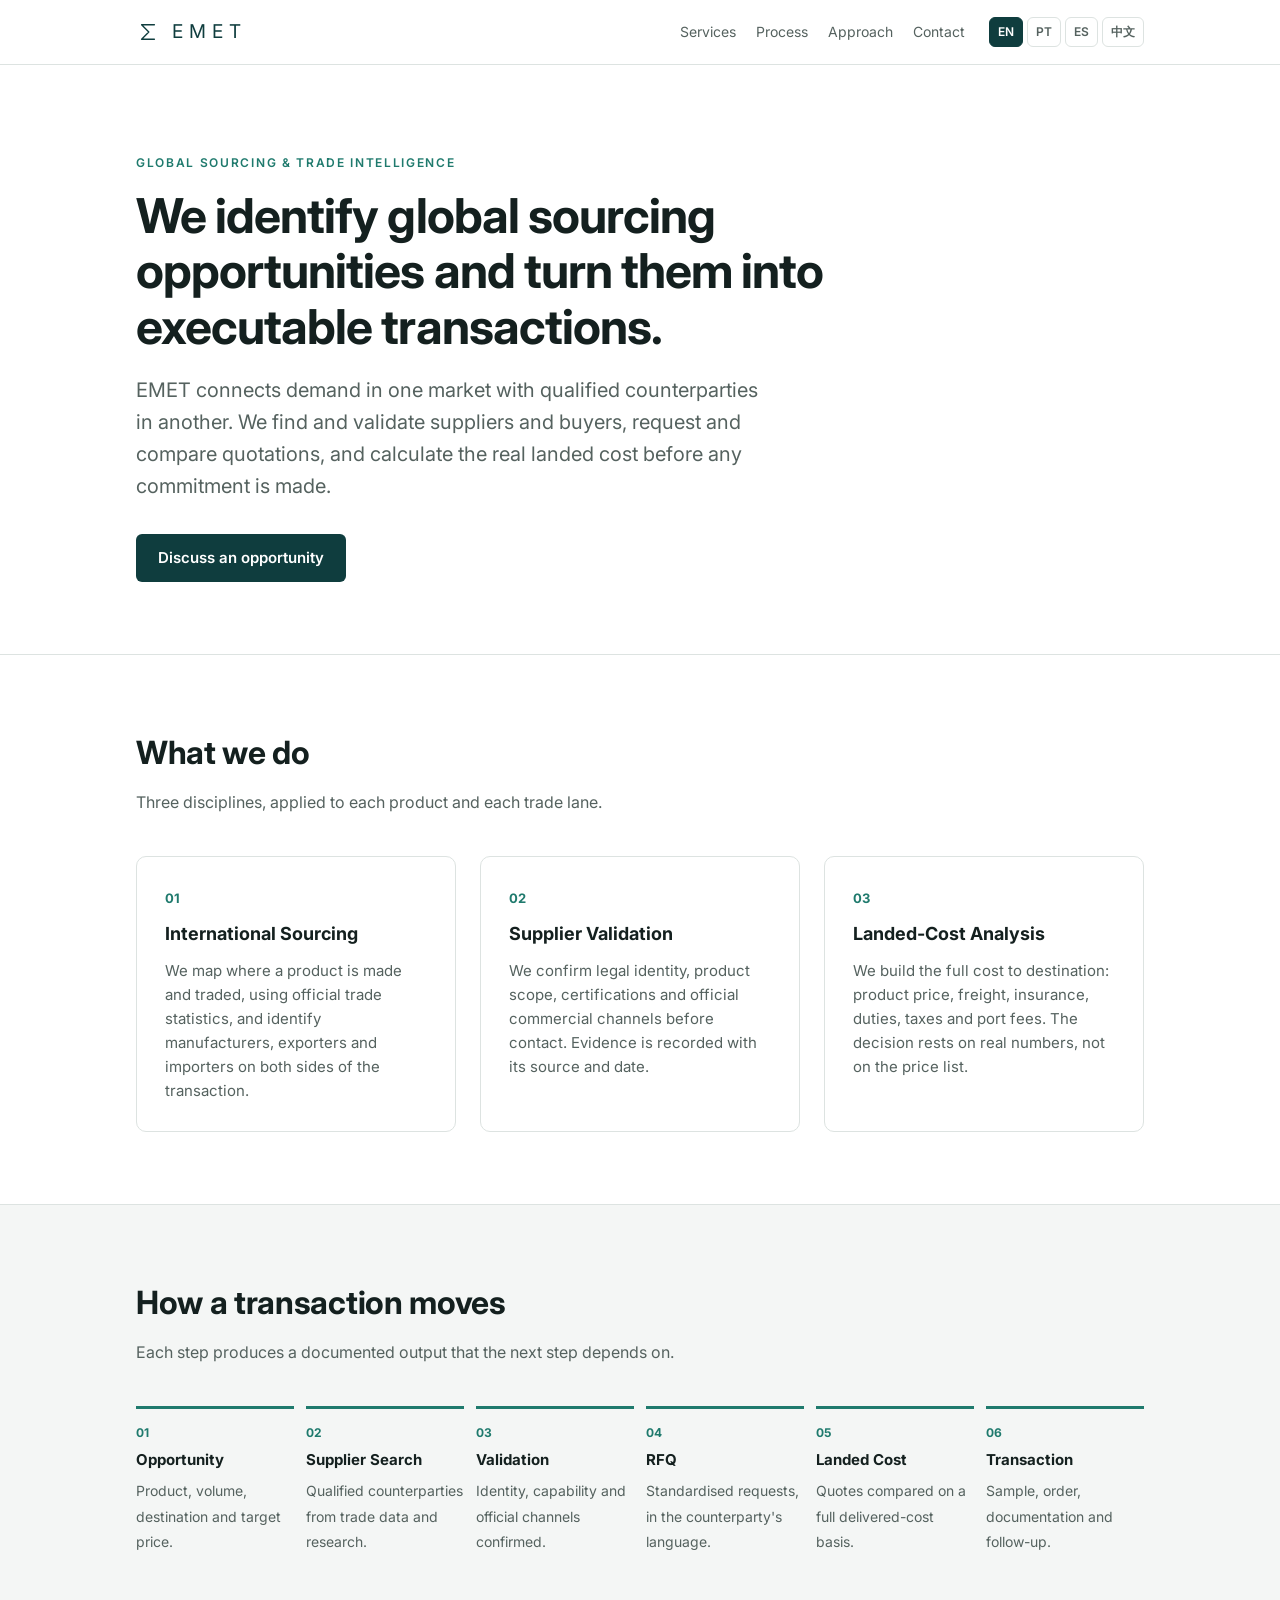
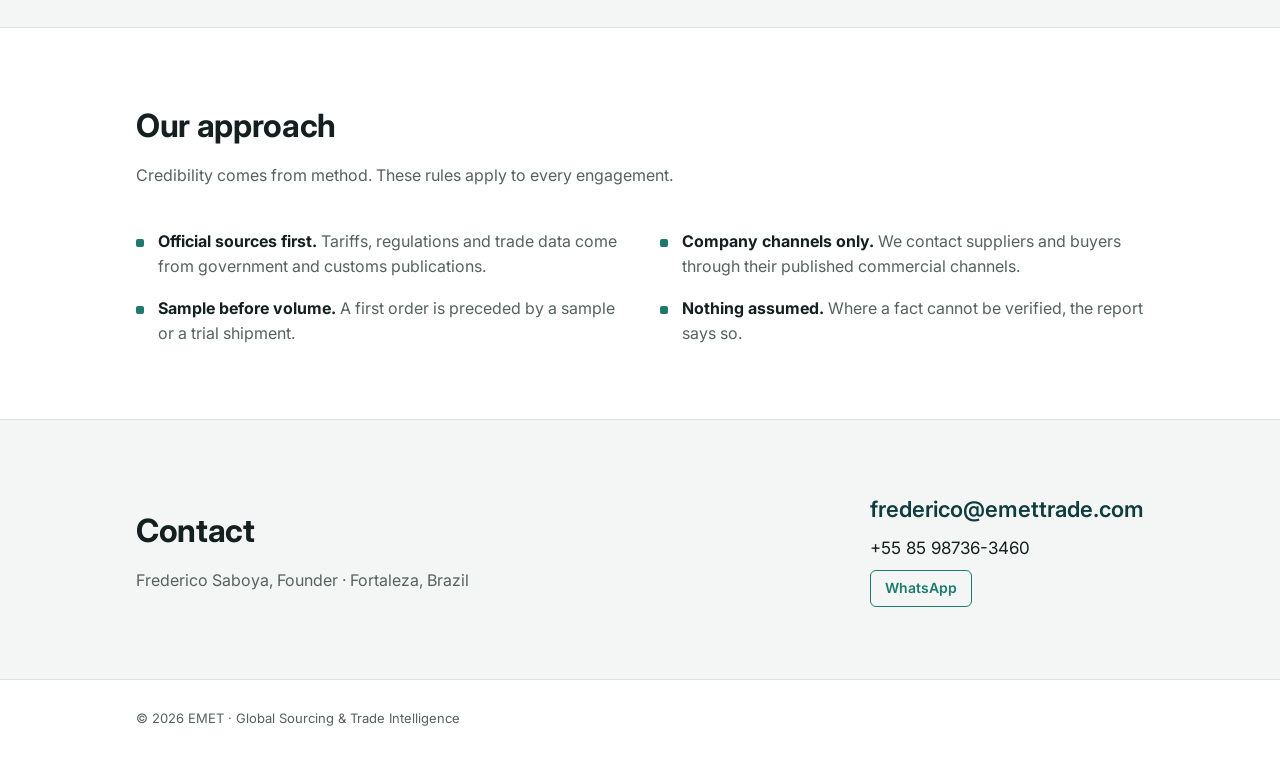
<file: index.html>
<!doctype html>
<html lang="en">
<head>
<meta charset="utf-8">
<meta name="viewport" content="width=device-width, initial-scale=1">
<title>EMET — Global Sourcing &amp; Trade Intelligence</title>
<meta name="description" content="EMET identifies global sourcing opportunities and turns them into executable transactions: international sourcing, supplier validation and landed-cost analysis.">
<link rel="canonical" href="https://emettrade.com/">
<link rel="alternate" hreflang="en" href="https://emettrade.com/">
<link rel="alternate" hreflang="pt-BR" href="https://emettrade.com/pt/">
<link rel="alternate" hreflang="es" href="https://emettrade.com/es/">
<link rel="alternate" hreflang="zh-Hans" href="https://emettrade.com/zh/">
<link rel="alternate" hreflang="x-default" href="https://emettrade.com/">
<link rel="preconnect" href="https://fonts.googleapis.com">
<link rel="preconnect" href="https://fonts.gstatic.com" crossorigin>
<link href="https://fonts.googleapis.com/css2?family=Inter:wght@400;500;600;700&display=swap" rel="stylesheet">
<link rel="icon" type="image/svg+xml" href="assets/favicon.svg">
<link rel="apple-touch-icon" href="assets/emet-avatar-1024.png">
<meta property="og:image" content="https://emettrade.com/assets/emet-avatar-1024.png">
<link rel="stylesheet" href="style.css">
</head>
<body>
<header><div class="wrap">
 <a class="logo" href="" aria-label="EMET"><svg viewBox="0 0 60 64" aria-hidden="true"><path d="M46 14 H14 L32 32 L14 50 H46" fill="none" stroke="currentColor" stroke-width="3.4" stroke-linejoin="round" stroke-linecap="round"/></svg><span>EMET</span></a>
 <div class="right">
  <nav><a href="#services">Services</a><a href="#process">Process</a><a href="#approach">Approach</a><a href="#contact">Contact</a></nav>
  <div class="lang" aria-label="Language"><a href="" hreflang="en" lang="en" aria-current="true">EN</a><a href="pt/" hreflang="pt-BR" lang="pt-BR" aria-current="false">PT</a><a href="es/" hreflang="es" lang="es" aria-current="false">ES</a><a href="zh/" hreflang="zh-Hans" lang="zh-Hans" aria-current="false">中文</a></div>
 </div>
</div></header>

<main>
<div class="hero"><div class="wrap">
 <p class="eyebrow">Global Sourcing &amp; Trade Intelligence</p>
 <h1>We identify global sourcing opportunities and turn them into executable transactions.</h1>
 <p class="lead">EMET connects demand in one market with qualified counterparties in another. We find and validate suppliers and buyers, request and compare quotations, and calculate the real landed cost before any commitment is made.</p>
 <a class="btn" href="#contact">Discuss an opportunity</a>
</div></div>

<section id="services"><div class="wrap">
 <h2>What we do</h2>
 <p class="sub">Three disciplines, applied to each product and each trade lane.</p>
 <div class="grid">
  <div class="card"><span class="num">01</span><h3>International Sourcing</h3><p>We map where a product is made and traded, using official trade statistics, and identify manufacturers, exporters and importers on both sides of the transaction.</p></div>
  <div class="card"><span class="num">02</span><h3>Supplier Validation</h3><p>We confirm legal identity, product scope, certifications and official commercial channels before contact. Evidence is recorded with its source and date.</p></div>
  <div class="card"><span class="num">03</span><h3>Landed-Cost Analysis</h3><p>We build the full cost to destination: product price, freight, insurance, duties, taxes and port fees. The decision rests on real numbers, not on the price list.</p></div>
 </div>
</div></section>

<section id="process" class="alt"><div class="wrap">
 <h2>How a transaction moves</h2>
 <p class="sub">Each step produces a documented output that the next step depends on.</p>
 <ol class="steps">
  <li><b>Opportunity</b><span>Product, volume, destination and target price.</span></li>
  <li><b>Supplier Search</b><span>Qualified counterparties from trade data and research.</span></li>
  <li><b>Validation</b><span>Identity, capability and official channels confirmed.</span></li>
  <li><b>RFQ</b><span>Standardised requests, in the counterparty's language.</span></li>
  <li><b>Landed Cost</b><span>Quotes compared on a full delivered-cost basis.</span></li>
  <li><b>Transaction</b><span>Sample, order, documentation and follow-up.</span></li>
 </ol>
</div></section>

<section id="approach"><div class="wrap">
 <h2>Our approach</h2>
 <p class="sub">Credibility comes from method. These rules apply to every engagement.</p>
 <ul class="principles">
  <li><strong>Official sources first.</strong> Tariffs, regulations and trade data come from government and customs publications.</li>
  <li><strong>Company channels only.</strong> We contact suppliers and buyers through their published commercial channels.</li>
  <li><strong>Sample before volume.</strong> A first order is preceded by a sample or a trial shipment.</li>
  <li><strong>Nothing assumed.</strong> Where a fact cannot be verified, the report says so.</li>
 </ul>
</div></section>

<section id="contact" class="alt"><div class="wrap contact">
 <div>
  <h2>Contact</h2>
  <p>Frederico Saboya, Founder · Fortaleza, Brazil</p>
 </div>
 <div class="channels">
  <a class="mail" href="mailto:frederico@emettrade.com">frederico@emettrade.com</a>
  <a class="phone" href="tel:+5585987363460">+55 85 98736-3460</a>
  <a class="wa" href="https://wa.me/5585987363460" target="_blank" rel="noopener">WhatsApp</a>
 </div>
</div></section>
</main>

<footer><div class="wrap">© 2026 EMET · Global Sourcing &amp; Trade Intelligence</div></footer>
</body>
</html>
</file>
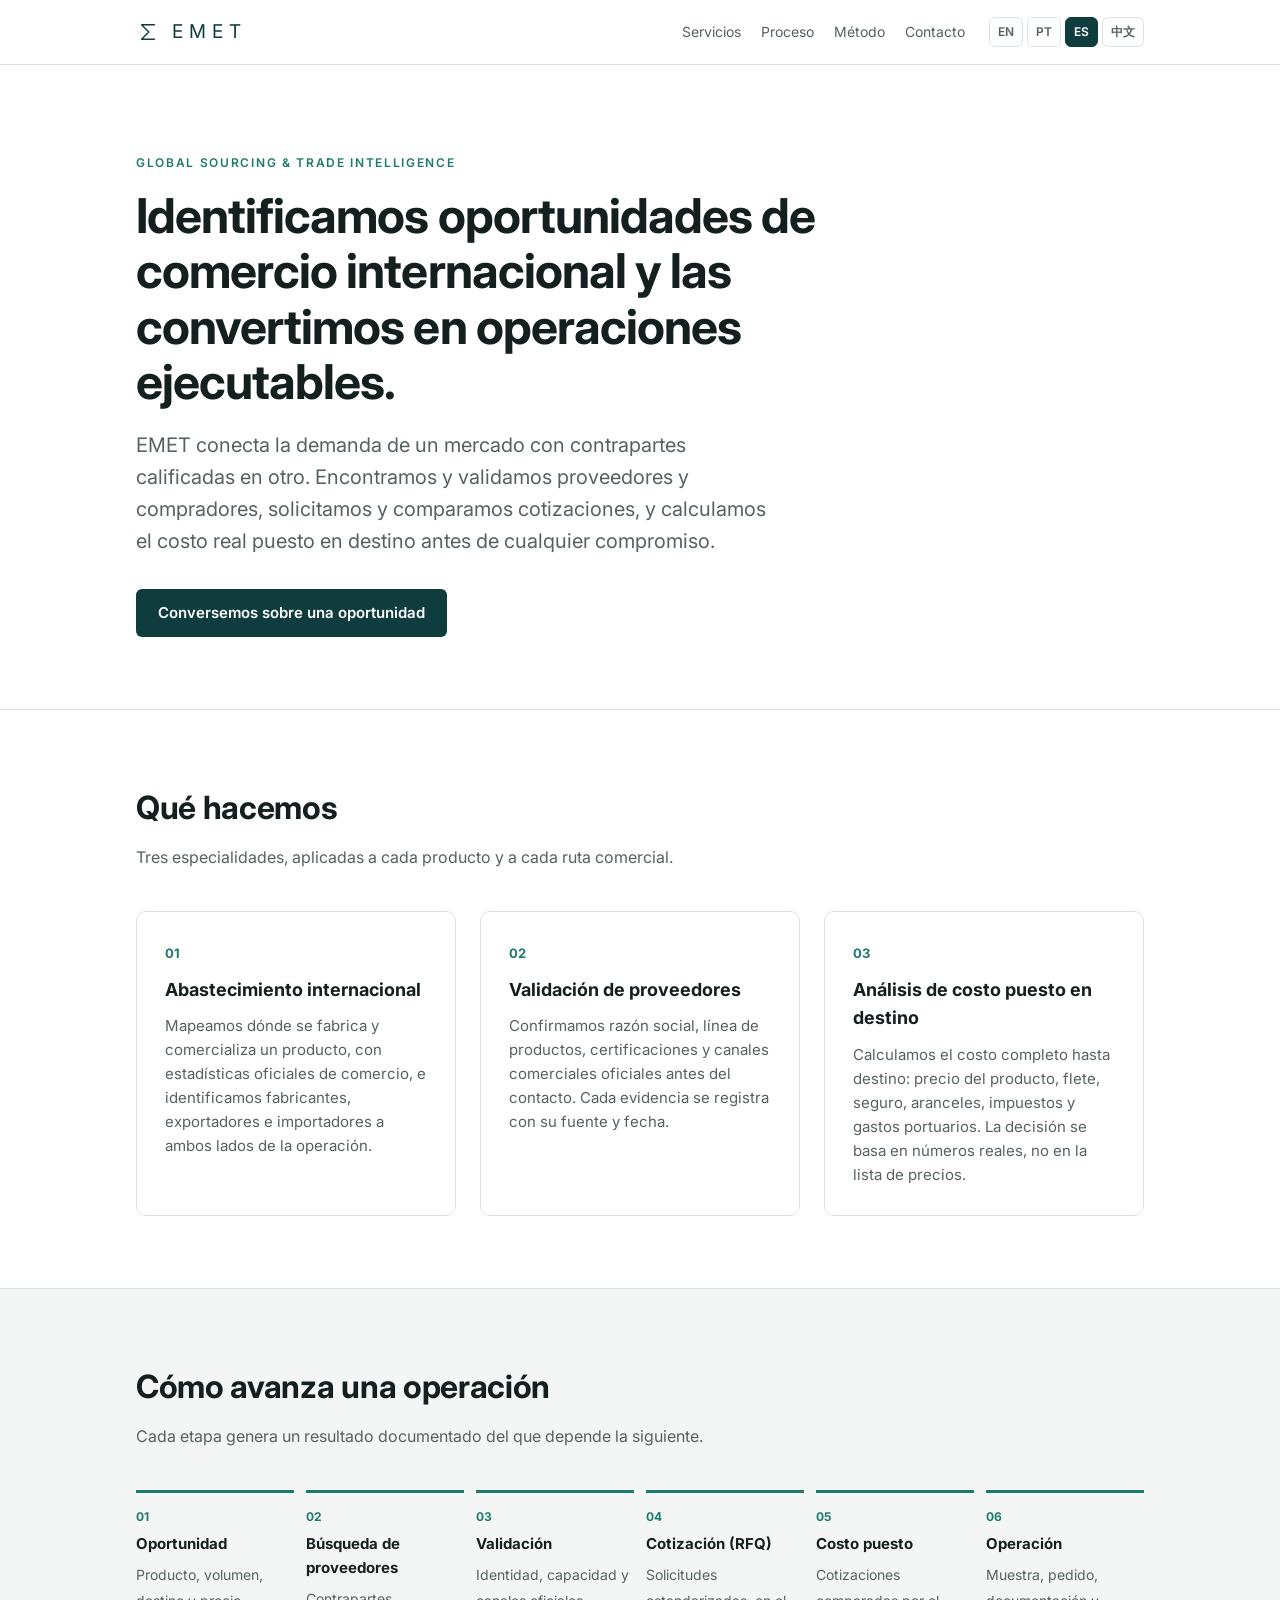
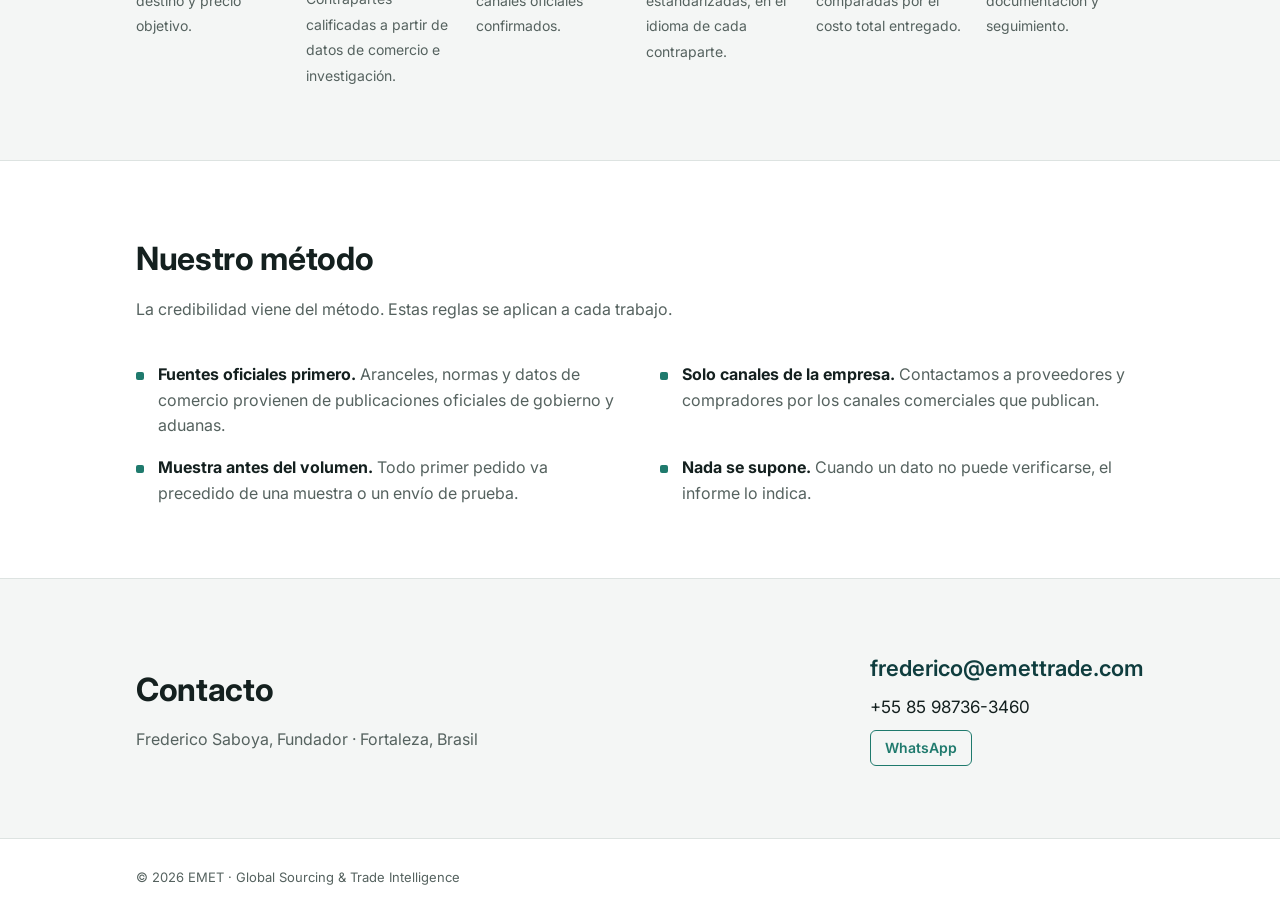
<file: es/index.html>
<!doctype html>
<html lang="es">
<head>
<meta charset="utf-8">
<meta name="viewport" content="width=device-width, initial-scale=1">
<title>EMET — Abastecimiento Global e Inteligencia Comercial</title>
<meta name="description" content="EMET identifica oportunidades de comercio internacional y las convierte en operaciones ejecutables: abastecimiento internacional, validación de proveedores y análisis de costo puesto en destino.">
<link rel="canonical" href="https://emettrade.com/es/">
<link rel="alternate" hreflang="en" href="https://emettrade.com/">
<link rel="alternate" hreflang="pt-BR" href="https://emettrade.com/pt/">
<link rel="alternate" hreflang="es" href="https://emettrade.com/es/">
<link rel="alternate" hreflang="zh-Hans" href="https://emettrade.com/zh/">
<link rel="alternate" hreflang="x-default" href="https://emettrade.com/">
<link rel="preconnect" href="https://fonts.googleapis.com">
<link rel="preconnect" href="https://fonts.gstatic.com" crossorigin>
<link href="https://fonts.googleapis.com/css2?family=Inter:wght@400;500;600;700&display=swap" rel="stylesheet">
<link rel="icon" type="image/svg+xml" href="../assets/favicon.svg">
<link rel="apple-touch-icon" href="../assets/emet-avatar-1024.png">
<meta property="og:image" content="https://emettrade.com/assets/emet-avatar-1024.png">
<link rel="stylesheet" href="../style.css">
</head>
<body>
<header><div class="wrap">
 <a class="logo" href="../es/" aria-label="EMET"><svg viewBox="0 0 60 64" aria-hidden="true"><path d="M46 14 H14 L32 32 L14 50 H46" fill="none" stroke="currentColor" stroke-width="3.4" stroke-linejoin="round" stroke-linecap="round"/></svg><span>EMET</span></a>
 <div class="right">
  <nav><a href="#services">Servicios</a><a href="#process">Proceso</a><a href="#approach">Método</a><a href="#contact">Contacto</a></nav>
  <div class="lang" aria-label="Idioma"><a href="../" hreflang="en" lang="en" aria-current="false">EN</a><a href="../pt/" hreflang="pt-BR" lang="pt-BR" aria-current="false">PT</a><a href="../es/" hreflang="es" lang="es" aria-current="true">ES</a><a href="../zh/" hreflang="zh-Hans" lang="zh-Hans" aria-current="false">中文</a></div>
 </div>
</div></header>

<main>
<div class="hero"><div class="wrap">
 <p class="eyebrow">Global Sourcing &amp; Trade Intelligence</p>
 <h1>Identificamos oportunidades de comercio internacional y las convertimos en operaciones ejecutables.</h1>
 <p class="lead">EMET conecta la demanda de un mercado con contrapartes calificadas en otro. Encontramos y validamos proveedores y compradores, solicitamos y comparamos cotizaciones, y calculamos el costo real puesto en destino antes de cualquier compromiso.</p>
 <a class="btn" href="#contact">Conversemos sobre una oportunidad</a>
</div></div>

<section id="services"><div class="wrap">
 <h2>Qué hacemos</h2>
 <p class="sub">Tres especialidades, aplicadas a cada producto y a cada ruta comercial.</p>
 <div class="grid">
  <div class="card"><span class="num">01</span><h3>Abastecimiento internacional</h3><p>Mapeamos dónde se fabrica y comercializa un producto, con estadísticas oficiales de comercio, e identificamos fabricantes, exportadores e importadores a ambos lados de la operación.</p></div>
  <div class="card"><span class="num">02</span><h3>Validación de proveedores</h3><p>Confirmamos razón social, línea de productos, certificaciones y canales comerciales oficiales antes del contacto. Cada evidencia se registra con su fuente y fecha.</p></div>
  <div class="card"><span class="num">03</span><h3>Análisis de costo puesto en destino</h3><p>Calculamos el costo completo hasta destino: precio del producto, flete, seguro, aranceles, impuestos y gastos portuarios. La decisión se basa en números reales, no en la lista de precios.</p></div>
 </div>
</div></section>

<section id="process" class="alt"><div class="wrap">
 <h2>Cómo avanza una operación</h2>
 <p class="sub">Cada etapa genera un resultado documentado del que depende la siguiente.</p>
 <ol class="steps">
  <li><b>Oportunidad</b><span>Producto, volumen, destino y precio objetivo.</span></li>
  <li><b>Búsqueda de proveedores</b><span>Contrapartes calificadas a partir de datos de comercio e investigación.</span></li>
  <li><b>Validación</b><span>Identidad, capacidad y canales oficiales confirmados.</span></li>
  <li><b>Cotización (RFQ)</b><span>Solicitudes estandarizadas, en el idioma de cada contraparte.</span></li>
  <li><b>Costo puesto</b><span>Cotizaciones comparadas por el costo total entregado.</span></li>
  <li><b>Operación</b><span>Muestra, pedido, documentación y seguimiento.</span></li>
 </ol>
</div></section>

<section id="approach"><div class="wrap">
 <h2>Nuestro método</h2>
 <p class="sub">La credibilidad viene del método. Estas reglas se aplican a cada trabajo.</p>
 <ul class="principles">
  <li><strong>Fuentes oficiales primero.</strong> Aranceles, normas y datos de comercio provienen de publicaciones oficiales de gobierno y aduanas.</li>
  <li><strong>Solo canales de la empresa.</strong> Contactamos a proveedores y compradores por los canales comerciales que publican.</li>
  <li><strong>Muestra antes del volumen.</strong> Todo primer pedido va precedido de una muestra o un envío de prueba.</li>
  <li><strong>Nada se supone.</strong> Cuando un dato no puede verificarse, el informe lo indica.</li>
 </ul>
</div></section>

<section id="contact" class="alt"><div class="wrap contact">
 <div>
  <h2>Contacto</h2>
  <p>Frederico Saboya, Fundador · Fortaleza, Brasil</p>
 </div>
 <div class="channels">
  <a class="mail" href="mailto:frederico@emettrade.com">frederico@emettrade.com</a>
  <a class="phone" href="tel:+5585987363460">+55 85 98736-3460</a>
  <a class="wa" href="https://wa.me/5585987363460" target="_blank" rel="noopener">WhatsApp</a>
 </div>
</div></section>
</main>

<footer><div class="wrap">© 2026 EMET · Global Sourcing &amp; Trade Intelligence</div></footer>
</body>
</html>
</file>
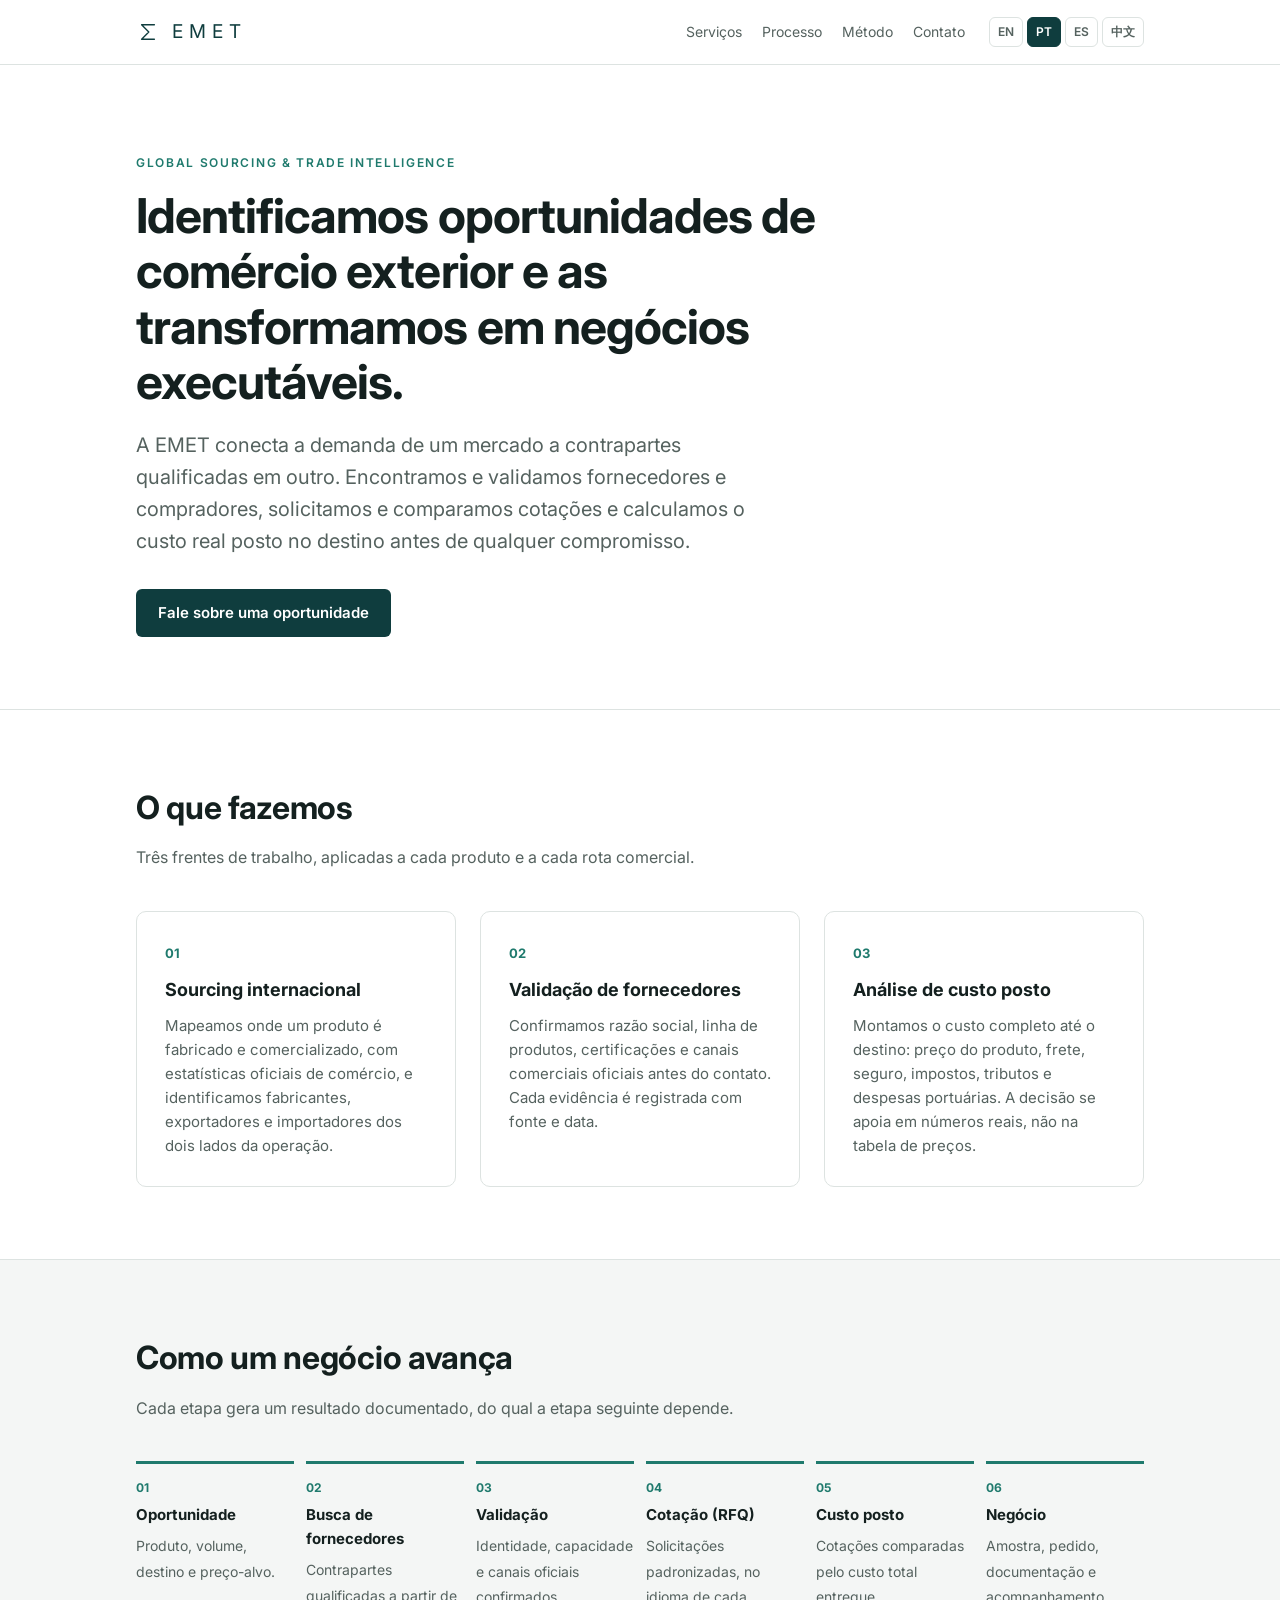
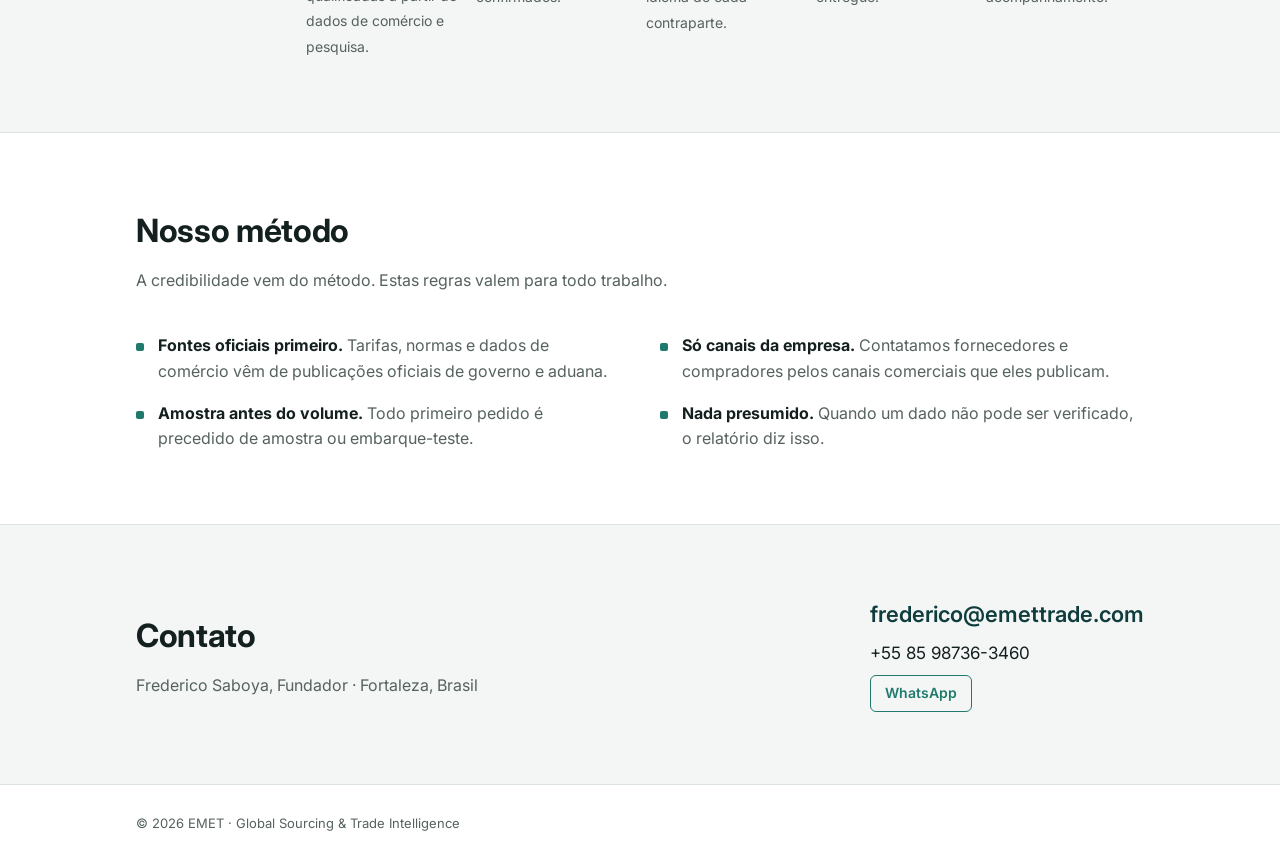
<file: pt/index.html>
<!doctype html>
<html lang="pt-BR">
<head>
<meta charset="utf-8">
<meta name="viewport" content="width=device-width, initial-scale=1">
<title>EMET — Inteligência em Sourcing e Comércio Exterior</title>
<meta name="description" content="A EMET identifica oportunidades de comércio exterior e as transforma em negócios executáveis: sourcing internacional, validação de fornecedores e análise de custo posto.">
<link rel="canonical" href="https://emettrade.com/pt/">
<link rel="alternate" hreflang="en" href="https://emettrade.com/">
<link rel="alternate" hreflang="pt-BR" href="https://emettrade.com/pt/">
<link rel="alternate" hreflang="es" href="https://emettrade.com/es/">
<link rel="alternate" hreflang="zh-Hans" href="https://emettrade.com/zh/">
<link rel="alternate" hreflang="x-default" href="https://emettrade.com/">
<link rel="preconnect" href="https://fonts.googleapis.com">
<link rel="preconnect" href="https://fonts.gstatic.com" crossorigin>
<link href="https://fonts.googleapis.com/css2?family=Inter:wght@400;500;600;700&display=swap" rel="stylesheet">
<link rel="icon" type="image/svg+xml" href="../assets/favicon.svg">
<link rel="apple-touch-icon" href="../assets/emet-avatar-1024.png">
<meta property="og:image" content="https://emettrade.com/assets/emet-avatar-1024.png">
<link rel="stylesheet" href="../style.css">
</head>
<body>
<header><div class="wrap">
 <a class="logo" href="../pt/" aria-label="EMET"><svg viewBox="0 0 60 64" aria-hidden="true"><path d="M46 14 H14 L32 32 L14 50 H46" fill="none" stroke="currentColor" stroke-width="3.4" stroke-linejoin="round" stroke-linecap="round"/></svg><span>EMET</span></a>
 <div class="right">
  <nav><a href="#services">Serviços</a><a href="#process">Processo</a><a href="#approach">Método</a><a href="#contact">Contato</a></nav>
  <div class="lang" aria-label="Idioma"><a href="../" hreflang="en" lang="en" aria-current="false">EN</a><a href="../pt/" hreflang="pt-BR" lang="pt-BR" aria-current="true">PT</a><a href="../es/" hreflang="es" lang="es" aria-current="false">ES</a><a href="../zh/" hreflang="zh-Hans" lang="zh-Hans" aria-current="false">中文</a></div>
 </div>
</div></header>

<main>
<div class="hero"><div class="wrap">
 <p class="eyebrow">Global Sourcing &amp; Trade Intelligence</p>
 <h1>Identificamos oportunidades de comércio exterior e as transformamos em negócios executáveis.</h1>
 <p class="lead">A EMET conecta a demanda de um mercado a contrapartes qualificadas em outro. Encontramos e validamos fornecedores e compradores, solicitamos e comparamos cotações e calculamos o custo real posto no destino antes de qualquer compromisso.</p>
 <a class="btn" href="#contact">Fale sobre uma oportunidade</a>
</div></div>

<section id="services"><div class="wrap">
 <h2>O que fazemos</h2>
 <p class="sub">Três frentes de trabalho, aplicadas a cada produto e a cada rota comercial.</p>
 <div class="grid">
  <div class="card"><span class="num">01</span><h3>Sourcing internacional</h3><p>Mapeamos onde um produto é fabricado e comercializado, com estatísticas oficiais de comércio, e identificamos fabricantes, exportadores e importadores dos dois lados da operação.</p></div>
  <div class="card"><span class="num">02</span><h3>Validação de fornecedores</h3><p>Confirmamos razão social, linha de produtos, certificações e canais comerciais oficiais antes do contato. Cada evidência é registrada com fonte e data.</p></div>
  <div class="card"><span class="num">03</span><h3>Análise de custo posto</h3><p>Montamos o custo completo até o destino: preço do produto, frete, seguro, impostos, tributos e despesas portuárias. A decisão se apoia em números reais, não na tabela de preços.</p></div>
 </div>
</div></section>

<section id="process" class="alt"><div class="wrap">
 <h2>Como um negócio avança</h2>
 <p class="sub">Cada etapa gera um resultado documentado, do qual a etapa seguinte depende.</p>
 <ol class="steps">
  <li><b>Oportunidade</b><span>Produto, volume, destino e preço-alvo.</span></li>
  <li><b>Busca de fornecedores</b><span>Contrapartes qualificadas a partir de dados de comércio e pesquisa.</span></li>
  <li><b>Validação</b><span>Identidade, capacidade e canais oficiais confirmados.</span></li>
  <li><b>Cotação (RFQ)</b><span>Solicitações padronizadas, no idioma de cada contraparte.</span></li>
  <li><b>Custo posto</b><span>Cotações comparadas pelo custo total entregue.</span></li>
  <li><b>Negócio</b><span>Amostra, pedido, documentação e acompanhamento.</span></li>
 </ol>
</div></section>

<section id="approach"><div class="wrap">
 <h2>Nosso método</h2>
 <p class="sub">A credibilidade vem do método. Estas regras valem para todo trabalho.</p>
 <ul class="principles">
  <li><strong>Fontes oficiais primeiro.</strong> Tarifas, normas e dados de comércio vêm de publicações oficiais de governo e aduana.</li>
  <li><strong>Só canais da empresa.</strong> Contatamos fornecedores e compradores pelos canais comerciais que eles publicam.</li>
  <li><strong>Amostra antes do volume.</strong> Todo primeiro pedido é precedido de amostra ou embarque-teste.</li>
  <li><strong>Nada presumido.</strong> Quando um dado não pode ser verificado, o relatório diz isso.</li>
 </ul>
</div></section>

<section id="contact" class="alt"><div class="wrap contact">
 <div>
  <h2>Contato</h2>
  <p>Frederico Saboya, Fundador · Fortaleza, Brasil</p>
 </div>
 <div class="channels">
  <a class="mail" href="mailto:frederico@emettrade.com">frederico@emettrade.com</a>
  <a class="phone" href="tel:+5585987363460">+55 85 98736-3460</a>
  <a class="wa" href="https://wa.me/5585987363460" target="_blank" rel="noopener">WhatsApp</a>
 </div>
</div></section>
</main>

<footer><div class="wrap">© 2026 EMET · Global Sourcing &amp; Trade Intelligence</div></footer>
</body>
</html>
</file>
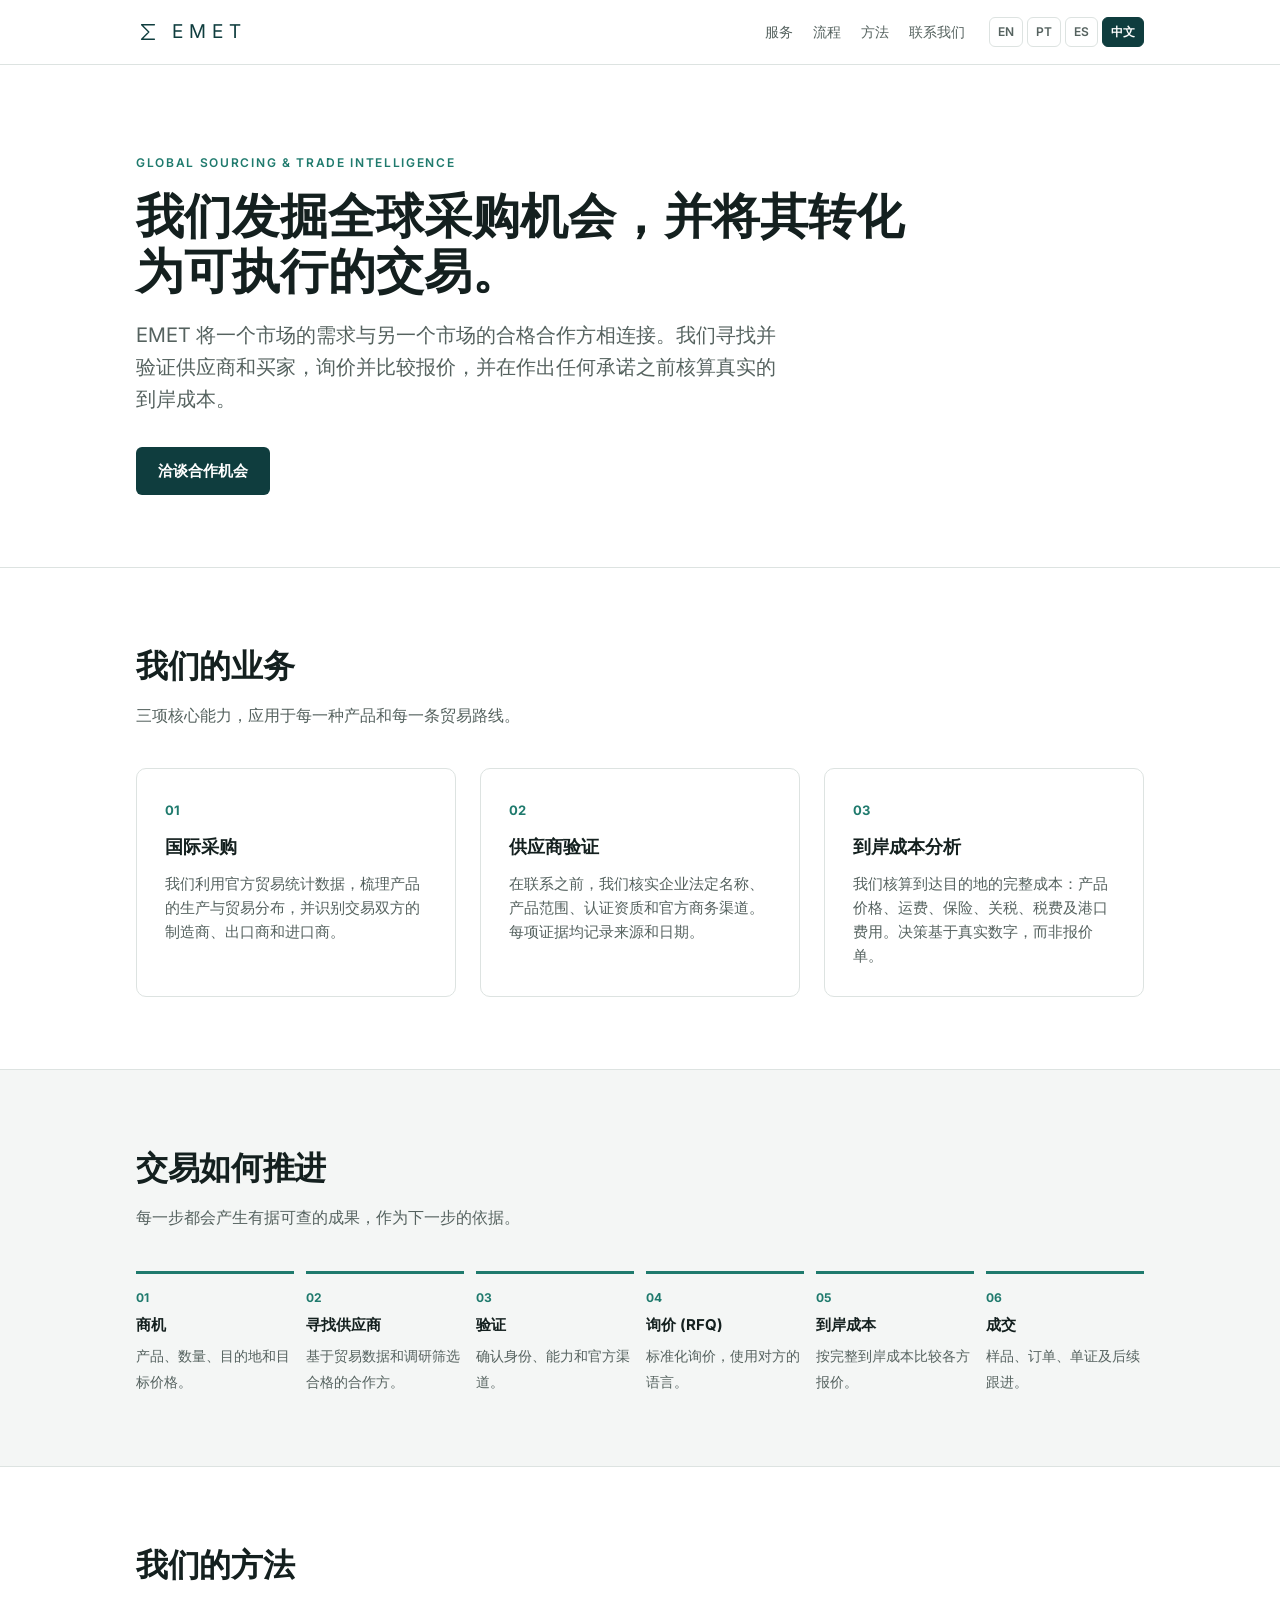
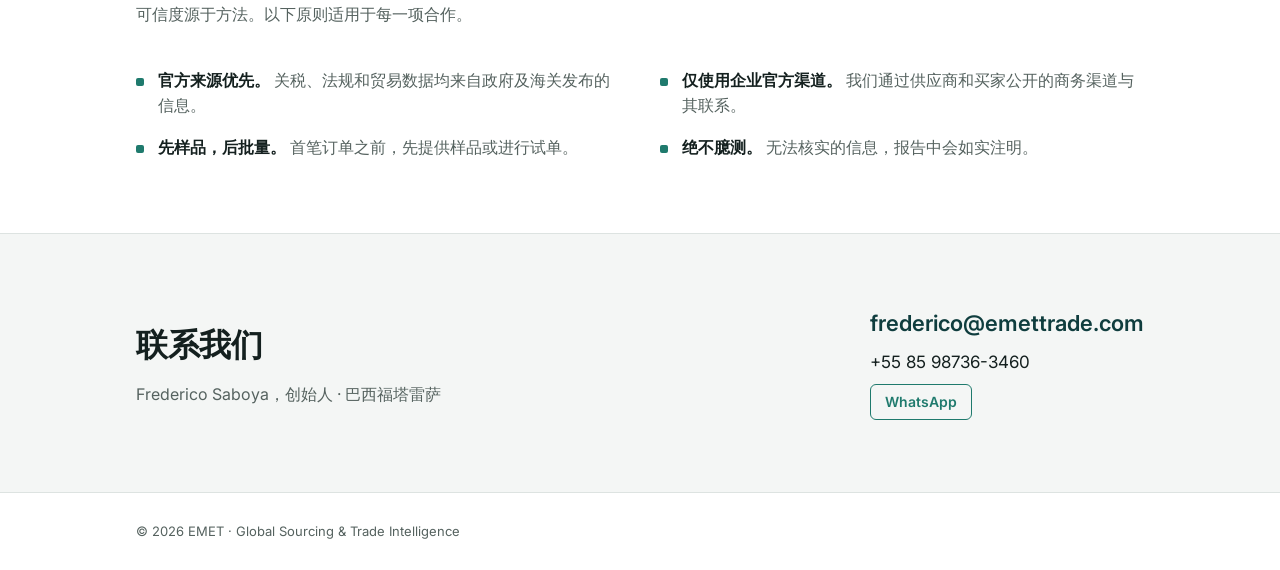
<file: zh/index.html>
<!doctype html>
<html lang="zh-Hans">
<head>
<meta charset="utf-8">
<meta name="viewport" content="width=device-width, initial-scale=1">
<title>EMET — 全球采购与贸易情报</title>
<meta name="description" content="EMET 发掘全球采购机会，并将其转化为可执行的交易：国际采购、供应商验证与到岸成本分析。">
<link rel="canonical" href="https://emettrade.com/zh/">
<link rel="alternate" hreflang="en" href="https://emettrade.com/">
<link rel="alternate" hreflang="pt-BR" href="https://emettrade.com/pt/">
<link rel="alternate" hreflang="es" href="https://emettrade.com/es/">
<link rel="alternate" hreflang="zh-Hans" href="https://emettrade.com/zh/">
<link rel="alternate" hreflang="x-default" href="https://emettrade.com/">
<link rel="preconnect" href="https://fonts.googleapis.com">
<link rel="preconnect" href="https://fonts.gstatic.com" crossorigin>
<link href="https://fonts.googleapis.com/css2?family=Inter:wght@400;500;600;700&display=swap" rel="stylesheet">
<link rel="icon" type="image/svg+xml" href="../assets/favicon.svg">
<link rel="apple-touch-icon" href="../assets/emet-avatar-1024.png">
<meta property="og:image" content="https://emettrade.com/assets/emet-avatar-1024.png">
<link rel="stylesheet" href="../style.css">
</head>
<body>
<header><div class="wrap">
 <a class="logo" href="../zh/" aria-label="EMET"><svg viewBox="0 0 60 64" aria-hidden="true"><path d="M46 14 H14 L32 32 L14 50 H46" fill="none" stroke="currentColor" stroke-width="3.4" stroke-linejoin="round" stroke-linecap="round"/></svg><span>EMET</span></a>
 <div class="right">
  <nav><a href="#services">服务</a><a href="#process">流程</a><a href="#approach">方法</a><a href="#contact">联系我们</a></nav>
  <div class="lang" aria-label="语言"><a href="../" hreflang="en" lang="en" aria-current="false">EN</a><a href="../pt/" hreflang="pt-BR" lang="pt-BR" aria-current="false">PT</a><a href="../es/" hreflang="es" lang="es" aria-current="false">ES</a><a href="../zh/" hreflang="zh-Hans" lang="zh-Hans" aria-current="true">中文</a></div>
 </div>
</div></header>

<main>
<div class="hero"><div class="wrap">
 <p class="eyebrow">Global Sourcing &amp; Trade Intelligence</p>
 <h1>我们发掘全球采购机会，并将其转化为可执行的交易。</h1>
 <p class="lead">EMET 将一个市场的需求与另一个市场的合格合作方相连接。我们寻找并验证供应商和买家，询价并比较报价，并在作出任何承诺之前核算真实的到岸成本。</p>
 <a class="btn" href="#contact">洽谈合作机会</a>
</div></div>

<section id="services"><div class="wrap">
 <h2>我们的业务</h2>
 <p class="sub">三项核心能力，应用于每一种产品和每一条贸易路线。</p>
 <div class="grid">
  <div class="card"><span class="num">01</span><h3>国际采购</h3><p>我们利用官方贸易统计数据，梳理产品的生产与贸易分布，并识别交易双方的制造商、出口商和进口商。</p></div>
  <div class="card"><span class="num">02</span><h3>供应商验证</h3><p>在联系之前，我们核实企业法定名称、产品范围、认证资质和官方商务渠道。每项证据均记录来源和日期。</p></div>
  <div class="card"><span class="num">03</span><h3>到岸成本分析</h3><p>我们核算到达目的地的完整成本：产品价格、运费、保险、关税、税费及港口费用。决策基于真实数字，而非报价单。</p></div>
 </div>
</div></section>

<section id="process" class="alt"><div class="wrap">
 <h2>交易如何推进</h2>
 <p class="sub">每一步都会产生有据可查的成果，作为下一步的依据。</p>
 <ol class="steps">
  <li><b>商机</b><span>产品、数量、目的地和目标价格。</span></li>
  <li><b>寻找供应商</b><span>基于贸易数据和调研筛选合格的合作方。</span></li>
  <li><b>验证</b><span>确认身份、能力和官方渠道。</span></li>
  <li><b>询价 (RFQ)</b><span>标准化询价，使用对方的语言。</span></li>
  <li><b>到岸成本</b><span>按完整到岸成本比较各方报价。</span></li>
  <li><b>成交</b><span>样品、订单、单证及后续跟进。</span></li>
 </ol>
</div></section>

<section id="approach"><div class="wrap">
 <h2>我们的方法</h2>
 <p class="sub">可信度源于方法。以下原则适用于每一项合作。</p>
 <ul class="principles">
  <li><strong>官方来源优先。</strong> 关税、法规和贸易数据均来自政府及海关发布的信息。</li>
  <li><strong>仅使用企业官方渠道。</strong> 我们通过供应商和买家公开的商务渠道与其联系。</li>
  <li><strong>先样品，后批量。</strong> 首笔订单之前，先提供样品或进行试单。</li>
  <li><strong>绝不臆测。</strong> 无法核实的信息，报告中会如实注明。</li>
 </ul>
</div></section>

<section id="contact" class="alt"><div class="wrap contact">
 <div>
  <h2>联系我们</h2>
  <p>Frederico Saboya，创始人 · 巴西福塔雷萨</p>
 </div>
 <div class="channels">
  <a class="mail" href="mailto:frederico@emettrade.com">frederico@emettrade.com</a>
  <a class="phone" href="tel:+5585987363460">+55 85 98736-3460</a>
  <a class="wa" href="https://wa.me/5585987363460" target="_blank" rel="noopener">WhatsApp</a>
 </div>
</div></section>
</main>

<footer><div class="wrap">© 2026 EMET · Global Sourcing &amp; Trade Intelligence</div></footer>
</body>
</html>
</file>
<file: style.css>
:root{--bg:#ffffff;--bg-alt:#f4f6f5;--text:#14201f;--muted:#55625f;--line:#dde3e1;--brand:#0f3d3e;--accent:#1f7a6d;--on-brand:#ffffff}
@media (prefers-color-scheme:dark){:root:not([data-theme="light"]){--bg:#0e1514;--bg-alt:#152020;--text:#e8eeec;--muted:#a3b0ad;--line:#26332f;--brand:#7fc8b8;--accent:#7fc8b8;--on-brand:#0e1514}}
:root[data-theme="dark"]{--bg:#0e1514;--bg-alt:#152020;--text:#e8eeec;--muted:#a3b0ad;--line:#26332f;--brand:#7fc8b8;--accent:#7fc8b8;--on-brand:#0e1514}
*{box-sizing:border-box}
html{scroll-behavior:smooth}
body{margin:0;background:var(--bg);color:var(--text);font:16px/1.6 Inter,system-ui,-apple-system,"Segoe UI",sans-serif;-webkit-font-smoothing:antialiased}
a{color:var(--accent)}
.wrap{max-width:1040px;margin:0 auto;padding:0 16px}
header{border-bottom:1px solid var(--line)}
header .wrap{display:flex;align-items:center;justify-content:space-between;height:64px}
.logo{display:flex;align-items:center;gap:12px;font-weight:400;letter-spacing:.32em;font-size:19px;color:var(--brand);text-decoration:none}
.logo svg{width:24px;height:26px;flex:none}
nav a{color:var(--muted);text-decoration:none;font-size:14px;margin-left:20px}
nav a:hover{color:var(--text)}
.hero{padding:88px 0 72px}
.eyebrow{text-transform:uppercase;letter-spacing:.14em;font-size:12px;font-weight:600;color:var(--accent);margin:0 0 16px}
h1{font-size:clamp(30px,5vw,48px);line-height:1.15;margin:0 0 20px;max-width:780px;letter-spacing:-.02em}
.lead{font-size:clamp(17px,2.2vw,20px);color:var(--muted);max-width:640px;margin:0 0 32px}
.btn{display:inline-block;background:var(--brand);color:var(--on-brand);padding:12px 22px;border-radius:6px;text-decoration:none;font-weight:600;font-size:15px}
section{padding:72px 0;border-top:1px solid var(--line)}
section.alt{background:var(--bg-alt)}
h2{font-size:clamp(24px,3.4vw,32px);margin:0 0 12px;letter-spacing:-.01em}
.sub{color:var(--muted);margin:0 0 40px;max-width:640px}
.grid{display:grid;grid-template-columns:repeat(3,1fr);gap:24px}
.card{border:1px solid var(--line);border-radius:10px;padding:28px;background:var(--bg)}
.card h3{margin:0 0 10px;font-size:18px}
.card p{margin:0;color:var(--muted);font-size:15px}
.num{display:inline-block;font-size:13px;font-weight:700;color:var(--accent);margin-bottom:12px}
.steps{list-style:none;margin:0;padding:0;display:grid;grid-template-columns:repeat(6,1fr);gap:12px;counter-reset:s}
.steps li{counter-increment:s;border-top:3px solid var(--accent);padding-top:14px}
.steps li::before{content:counter(s,decimal-leading-zero);display:block;font-size:12px;font-weight:700;color:var(--accent);margin-bottom:6px}
.steps b{display:block;font-size:15px;margin-bottom:6px}
.steps span{font-size:14px;color:var(--muted)}
.principles{display:grid;grid-template-columns:repeat(2,1fr);gap:16px 40px;margin:0;padding:0;list-style:none}
.principles li{padding-left:22px;position:relative;color:var(--muted)}
.principles li::before{content:"";position:absolute;left:0;top:.62em;width:8px;height:8px;border-radius:2px;background:var(--accent)}
.principles strong{color:var(--text)}
.contact{display:flex;flex-wrap:wrap;align-items:center;justify-content:space-between;gap:24px}
.contact p{margin:0;color:var(--muted)}
.channels{display:flex;flex-direction:column;align-items:flex-start;gap:8px}
.phone{color:var(--text);text-decoration:none;font-size:17px}
.wa{display:inline-block;border:1px solid var(--accent);color:var(--accent);padding:6px 14px;border-radius:6px;text-decoration:none;font-size:14px;font-weight:600}
.mail{font-size:clamp(18px,2.6vw,22px);font-weight:600;color:var(--brand);text-decoration:none;word-break:break-all}
footer{border-top:1px solid var(--line);padding:28px 0;color:var(--muted);font-size:13px}
@media (max-width:860px){.grid{grid-template-columns:1fr}.steps{grid-template-columns:repeat(2,1fr);row-gap:24px}.principles{grid-template-columns:1fr}nav{display:none}.hero{padding:56px 0 48px}section{padding:56px 0}}
.lang{display:flex;gap:4px;margin-left:24px}
.lang a{margin:0;padding:4px 8px;border:1px solid var(--line);border-radius:6px;font-size:12px;font-weight:600;color:var(--muted);text-decoration:none}
.lang a[aria-current=true]{background:var(--brand);border-color:var(--brand);color:var(--on-brand)}
.right{display:flex;align-items:center}
@media (max-width:860px){.lang{margin-left:0}}
:lang(zh-Hans) body,:lang(zh-Hans){font-family:Inter,"PingFang SC","Microsoft YaHei","Noto Sans SC",system-ui,sans-serif}
:lang(zh-Hans) h1{letter-spacing:0}
</file>
